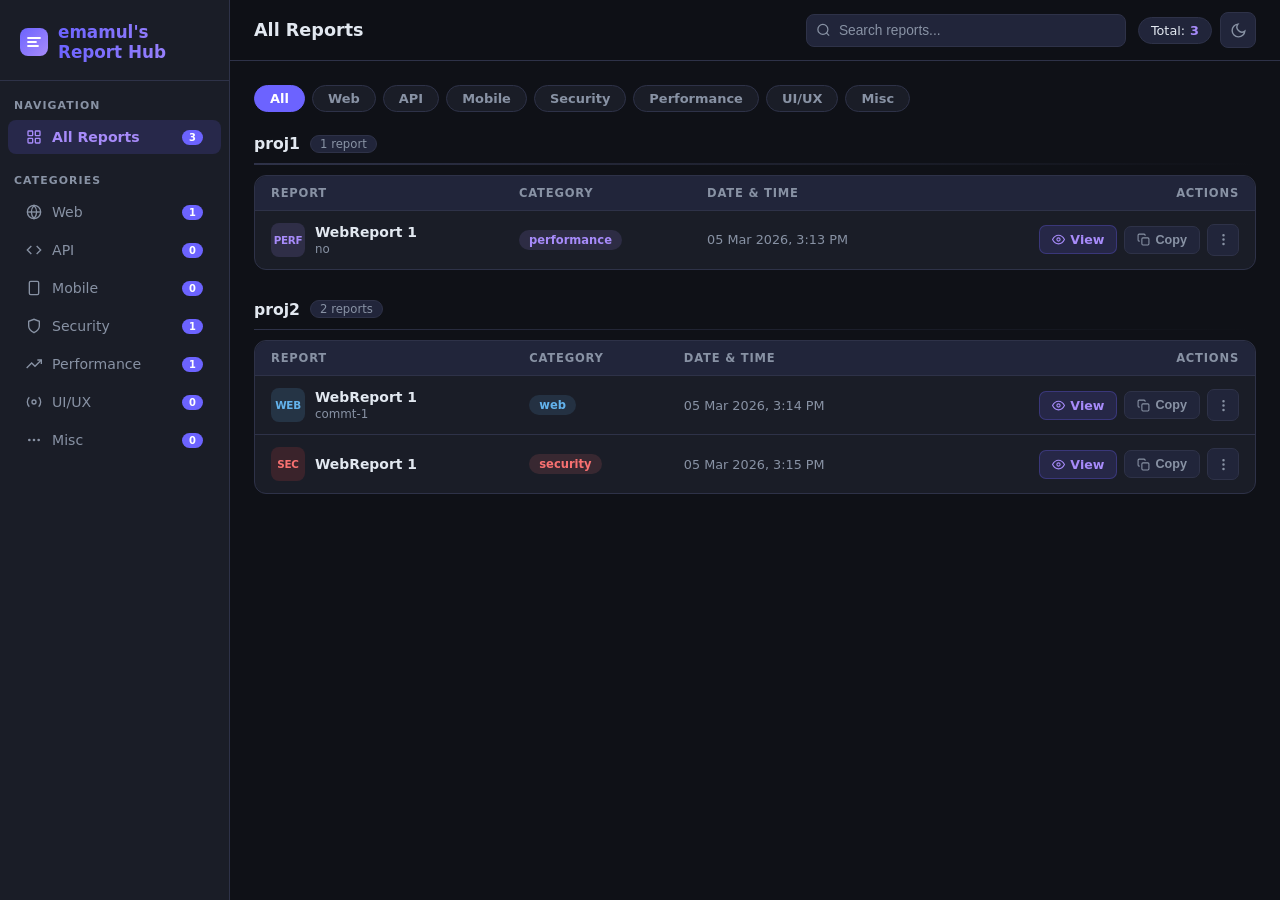
<file: index.html>
<!DOCTYPE html>
<html lang="en" data-theme="dark">
<head>
  <meta charset="UTF-8" />
  <meta name="viewport" content="width=device-width, initial-scale=1.0"/>
  <title>eR HUB</title>
  <link rel="icon" href="assets/icons/favicon.svg" type="image/svg+xml">
  <link rel="stylesheet" href="assets/css/style.css">
</head>
<body>

<div class="sidebar-overlay" id="sidebar-overlay" onclick="closeSidebar()"></div>

<aside class="sidebar" id="sidebar">
  <div class="sidebar-logo">
    <svg width="28" height="28" viewBox="0 0 28 28" fill="none">
      <rect width="28" height="28" rx="8" fill="url(#lg)"/>
      <path d="M8 10h12M8 14h8M8 18h10" stroke="#fff" stroke-width="1.8" stroke-linecap="round"/>
      <defs><linearGradient id="lg" x1="0" y1="0" x2="28" y2="28" gradientUnits="userSpaceOnUse">
        <stop stop-color="#6c63ff"/><stop offset="1" stop-color="#a78bfa"/>
      </linearGradient></defs>
    </svg>
    <span>emamul's Report Hub</span>
  </div>
  <div class="sidebar-section">Navigation</div>
  <div class="sidebar-item active" onclick="filterCat('all')">
    <svg viewBox="0 0 24 24" fill="none" stroke="currentColor" stroke-width="2"><rect x="3" y="3" width="7" height="7" rx="1"/><rect x="14" y="3" width="7" height="7" rx="1"/><rect x="3" y="14" width="7" height="7" rx="1"/><rect x="14" y="14" width="7" height="7" rx="1"/></svg>
    All Reports <span class="badge" id="badge-all">0</span>
  </div>
  <div class="sidebar-section">Categories</div>
  <div class="sidebar-item" onclick="filterCat('web')">
    <svg viewBox="0 0 24 24" fill="none" stroke="currentColor" stroke-width="2"><circle cx="12" cy="12" r="10"/><line x1="2" y1="12" x2="22" y2="12"/><path d="M12 2a15.3 15.3 0 0 1 4 10 15.3 15.3 0 0 1-4 10 15.3 15.3 0 0 1-4-10 15.3 15.3 0 0 1 4-10z"/></svg>
    Web <span class="badge" id="badge-web">0</span>
  </div>
  <div class="sidebar-item" onclick="filterCat('api')">
    <svg viewBox="0 0 24 24" fill="none" stroke="currentColor" stroke-width="2"><polyline points="16 18 22 12 16 6"/><polyline points="8 6 2 12 8 18"/></svg>
    API <span class="badge" id="badge-api">0</span>
  </div>
  <div class="sidebar-item" onclick="filterCat('mobile')">
    <svg viewBox="0 0 24 24" fill="none" stroke="currentColor" stroke-width="2"><rect x="5" y="2" width="14" height="20" rx="2"/><line x1="12" y1="18" x2="12.01" y2="18"/></svg>
    Mobile <span class="badge" id="badge-mobile">0</span>
  </div>
  <div class="sidebar-item" onclick="filterCat('security')">
    <svg viewBox="0 0 24 24" fill="none" stroke="currentColor" stroke-width="2"><path d="M12 22s8-4 8-10V5l-8-3-8 3v7c0 6 8 10 8 10z"/></svg>
    Security <span class="badge" id="badge-security">0</span>
  </div>
  <div class="sidebar-item" onclick="filterCat('performance')">
    <svg viewBox="0 0 24 24" fill="none" stroke="currentColor" stroke-width="2"><polyline points="23 6 13.5 15.5 8.5 10.5 1 18"/><polyline points="17 6 23 6 23 12"/></svg>
    Performance <span class="badge" id="badge-performance">0</span>
  </div>
  <div class="sidebar-item" onclick="filterCat('ui-ux')">
    <svg viewBox="0 0 24 24" fill="none" stroke="currentColor" stroke-width="2"><circle cx="12" cy="12" r="3"/><path d="M19.07 4.93a10 10 0 0 1 0 14.14M4.93 4.93a10 10 0 0 0 0 14.14"/></svg>
    UI/UX <span class="badge" id="badge-ui-ux">0</span>
  </div>
  <div class="sidebar-item" onclick="filterCat('misc')">
    <svg viewBox="0 0 24 24" fill="none" stroke="currentColor" stroke-width="2"><circle cx="12" cy="12" r="1"/><circle cx="19" cy="12" r="1"/><circle cx="5" cy="12" r="1"/></svg>
    Misc <span class="badge" id="badge-misc">0</span>
  </div>
</aside>

<main class="main">
  <div class="topbar">
    <div class="hamburger" onclick="openSidebar()">
      <svg viewBox="0 0 24 24" fill="none" stroke="currentColor" stroke-width="2.2"><line x1="3" y1="6" x2="21" y2="6"/><line x1="3" y1="12" x2="21" y2="12"/><line x1="3" y1="18" x2="21" y2="18"/></svg>
    </div>
    <span class="topbar-title" id="page-title">All Reports</span>
    <div class="search-wrap">
      <svg viewBox="0 0 24 24" fill="none" stroke="currentColor" stroke-width="2"><circle cx="11" cy="11" r="8"/><line x1="21" y1="21" x2="16.65" y2="16.65"/></svg>
      <input type="text" id="search-input" placeholder="Search reports..." oninput="renderAll()">
    </div>
    <div class="topbar-right">
      <div class="stat-pill">Total: <b id="total-count">0</b></div>
      <div class="theme-toggle" onclick="toggleTheme()" title="Toggle theme">
        <svg class="icon-moon" viewBox="0 0 24 24" fill="none" stroke="currentColor" stroke-width="2"><path d="M21 12.79A9 9 0 1 1 11.21 3 7 7 0 0 0 21 12.79z"/></svg>
        <svg class="icon-sun"  viewBox="0 0 24 24" fill="none" stroke="currentColor" stroke-width="2"><circle cx="12" cy="12" r="5"/><line x1="12" y1="1" x2="12" y2="3"/><line x1="12" y1="21" x2="12" y2="23"/><line x1="4.22" y1="4.22" x2="5.64" y2="5.64"/><line x1="18.36" y1="18.36" x2="19.78" y2="19.78"/><line x1="1" y1="12" x2="3" y2="12"/><line x1="21" y1="12" x2="23" y2="12"/><line x1="4.22" y1="19.78" x2="5.64" y2="18.36"/><line x1="18.36" y1="5.64" x2="19.78" y2="4.22"/></svg>
      </div>
    </div>
  </div>
  <div class="content">
    <div class="filter-tabs">
      <div class="filter-tab active" onclick="filterCat('all')">All</div>
      <div class="filter-tab" onclick="filterCat('web')">Web</div>
      <div class="filter-tab" onclick="filterCat('api')">API</div>
      <div class="filter-tab" onclick="filterCat('mobile')">Mobile</div>
      <div class="filter-tab" onclick="filterCat('security')">Security</div>
      <div class="filter-tab" onclick="filterCat('performance')">Performance</div>
      <div class="filter-tab" onclick="filterCat('ui-ux')">UI/UX</div>
      <div class="filter-tab" onclick="filterCat('misc')">Misc</div>
    </div>
    <div id="reports-container"></div>
  </div>
</main>

<!-- GLOBAL DROPDOWN PORTAL (position:fixed, placed by JS) -->
<div class="dropdown" id="global-dropdown">
  <div class="dropdown-item" id="drop-edit">
    <svg viewBox="0 0 24 24" fill="none" stroke="currentColor" stroke-width="2"><path d="M11 4H4a2 2 0 0 0-2 2v14a2 2 0 0 0 2 2h14a2 2 0 0 0 2-2v-7"/><path d="M18.5 2.5a2.121 2.121 0 0 1 3 3L12 15l-4 1 1-4 9.5-9.5z"/></svg>
    Edit
  </div>
  <div class="dropdown-item danger" id="drop-remove">
    <svg viewBox="0 0 24 24" fill="none" stroke="currentColor" stroke-width="2"><polyline points="3 6 5 6 21 6"/><path d="M19 6l-1 14a2 2 0 0 1-2 2H8a2 2 0 0 1-2-2L5 6"/><path d="M10 11v6M14 11v6M9 6V4h6v2"/></svg>
    Remove
  </div>
</div>

<!-- TOAST -->
<div class="toast" id="toast">
  <svg class="toast-icon" width="16" height="16" viewBox="0 0 24 24" fill="none" stroke="currentColor" stroke-width="2.5"><polyline points="20 6 9 17 4 12"/></svg>
  <span id="toast-msg">Done!</span>
</div>

<!-- EDIT MODAL -->
<div class="modal-backdrop" id="edit-modal">
  <div class="modal">
    <h3>Edit Report</h3>
    <label>Report Name</label><input type="text" id="edit-name" placeholder="Report name"/>
    <label>Project</label><input type="text" id="edit-project" placeholder="Project name"/>
    <label>Comment</label><textarea id="edit-comment" placeholder="Comment..."></textarea>
    <label>Docs URL</label><input type="text" id="edit-docs" placeholder="https://..."/>
    <div class="modal-footer">
      <button class="btn-cancel" onclick="closeModal()">Cancel</button>
      <button class="btn-save"   onclick="saveEdit()">Save Changes</button>
    </div>
  </div>
</div>

<script src="assets/js/main.js"></script>
</body>
</html>
</file>
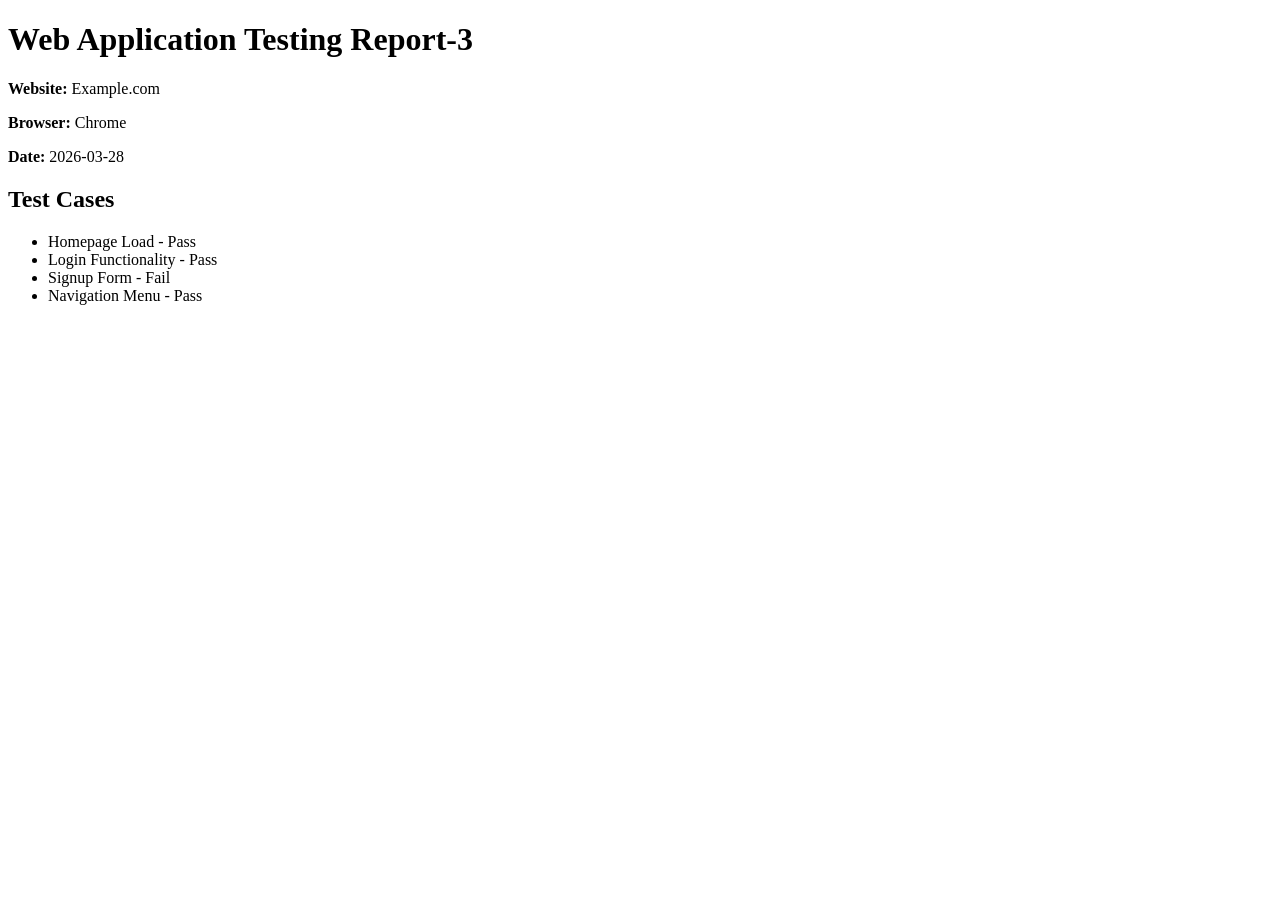
<file: reports/performance/webReport-1.html>
<!DOCTYPE html>
<html>
<head>
    <title>Web Testing Report-2</title>
</head>
<body>
    <h1>Web Application Testing Report-3</h1>
    <p><strong>Website:</strong> Example.com</p>
    <p><strong>Browser:</strong> Chrome</p>
    <p><strong>Date:</strong> 2026-03-28</p>

    <h2>Test Cases</h2>
    <ul>
        <li>Homepage Load - Pass</li>
        <li>Login Functionality - Pass</li>
        <li>Signup Form - Fail</li>
        <li>Navigation Menu - Pass</li>
    </ul>
</body>
</html>
</file>
<file: assets/css/style.css>
/* Extracted styles from index.html */
:root {
  --accent:  #6c63ff;
  --accent2: #a78bfa;
  --green:   #22c55e;
  --red:     #ef4444;
  --radius:  12px;
}
[data-theme="dark"] {
  --bg:        #0f1117;
  --surface:   #1a1d27;
  --surface2:  #21253a;
  --border:    #2e3248;
  --text:      #e2e8f0;
  --muted:     #8892a4;
  --shadow:    0 4px 24px rgba(0,0,0,.45);
  --topbar-bg: rgba(15,17,23,.92);
  --overlay-bg:rgba(0,0,0,.65);
}
[data-theme="light"] {
  --bg:        #f1f5f9;
  --surface:   #ffffff;
  --surface2:  #f8fafc;
  --border:    #e2e8f0;
  --text:      #1e293b;
  --muted:     #64748b;
  --shadow:    0 4px 24px rgba(0,0,0,.1);
  --topbar-bg: rgba(241,245,249,.95);
  --overlay-bg:rgba(0,0,0,.4);
}
*, *::before, *::after { box-sizing: border-box; margin: 0; padding: 0; }
body {
  background: var(--bg); color: var(--text);
  font-family: 'Segoe UI', system-ui, -apple-system, sans-serif;
  min-height: 100vh; transition: background .25s, color .25s;
}
::-webkit-scrollbar { width: 5px; height: 5px; }
::-webkit-scrollbar-track { background: transparent; }
::-webkit-scrollbar-thumb { background: var(--border); border-radius: 99px; }

/* SIDEBAR OVERLAY */
.sidebar-overlay {
  display: none; position: fixed; inset: 0; z-index: 150;
  background: var(--overlay-bg); backdrop-filter: blur(2px);
}
.sidebar-overlay.show { display: block; }

/* SIDEBAR */
.sidebar {
  position: fixed; top: 0; left: 0;
  width: 230px; height: 100vh;
  background: var(--surface); border-right: 1px solid var(--border);
  display: flex; flex-direction: column; padding: 0 0 20px;
  z-index: 160; overflow-y: auto;
  transition: transform .28s cubic-bezier(.4,0,.2,1);
}
.sidebar-logo {
  padding: 22px 20px 18px; border-bottom: 1px solid var(--border);
  display: flex; align-items: center; gap: 10px; flex-shrink: 0;
}
.sidebar-logo svg { flex-shrink: 0; }
.sidebar-logo span {
  font-size: 1.05rem; font-weight: 700;
  background: linear-gradient(90deg,var(--accent),var(--accent2));
  -webkit-background-clip: text; -webkit-text-fill-color: transparent; background-clip: text;
}
.sidebar-section {
  padding: 18px 14px 6px; font-size: .68rem; font-weight: 700;
  color: var(--muted); letter-spacing: .1em; text-transform: uppercase;
}
.sidebar-item {
  display: flex; align-items: center; gap: 10px;
  padding: 9px 18px; cursor: pointer; border-radius: 8px; margin: 2px 8px;
  color: var(--muted); font-size: .88rem;
  transition: background .15s, color .15s; user-select: none;
}
.sidebar-item:hover { background: var(--surface2); color: var(--text); }
.sidebar-item.active { background: rgba(108,99,255,.16); color: var(--accent2); font-weight: 600; }
.sidebar-item .badge {
  margin-left: auto; background: var(--accent); color: #fff;
  font-size: .62rem; font-weight: 700; border-radius: 999px;
  padding: 2px 7px; min-width: 20px; text-align: center;
}
.sidebar-item svg { width: 16px; height: 16px; flex-shrink: 0; }

/* MAIN */
.main { margin-left: 230px; min-height: 100vh; }

/* TOPBAR */
.topbar {
  position: sticky; top: 0; z-index: 90;
  background: var(--topbar-bg); backdrop-filter: blur(14px);
  border-bottom: 1px solid var(--border);
  padding: 12px 24px; display: flex; align-items: center; gap: 12px;
}
.hamburger {
  display: none; width: 36px; height: 36px; border-radius: 8px;
  background: var(--surface2); border: 1px solid var(--border);
  align-items: center; justify-content: center;
  cursor: pointer; color: var(--muted); flex-shrink: 0;
  transition: color .15s, border-color .15s;
}
.hamburger:hover { color: var(--text); border-color: var(--accent2); }
.hamburger svg { width: 18px; height: 18px; }
.topbar-title {
  font-size: 1.1rem; font-weight: 700; flex: 1;
  white-space: nowrap; overflow: hidden; text-overflow: ellipsis;
}
.search-wrap { position: relative; flex: 1; max-width: 320px; }
.search-wrap svg {
  position: absolute; left: 10px; top: 50%; transform: translateY(-50%);
  color: var(--muted); width: 15px; height: 15px; pointer-events: none;
}
.search-wrap input {
  width: 100%; padding: 8px 12px 8px 32px;
  background: var(--surface2); border: 1px solid var(--border);
  border-radius: 8px; color: var(--text); font-size: .86rem;
  outline: none; transition: border .15s;
}
.search-wrap input:focus { border-color: var(--accent); }
.search-wrap input::placeholder { color: var(--muted); }
.topbar-right { display: flex; align-items: center; gap: 8px; flex-shrink: 0; }
.stat-pill {
  display: flex; align-items: center; gap: 5px;
  background: var(--surface2); border: 1px solid var(--border);
  border-radius: 999px; padding: 5px 12px; font-size: .8rem; white-space: nowrap;
}
.stat-pill b { color: var(--accent2); }

/* THEME TOGGLE */
.theme-toggle {
  width: 36px; height: 36px; border-radius: 8px;
  background: var(--surface2); border: 1px solid var(--border);
  display: flex; align-items: center; justify-content: center;
  cursor: pointer; color: var(--muted); flex-shrink: 0;
  transition: color .15s, border-color .15s, background .25s;
}
.theme-toggle:hover { color: var(--text); border-color: var(--accent2); }
.theme-toggle svg { width: 17px; height: 17px; }
.icon-sun, .icon-moon { display: none; }
[data-theme="dark"]  .icon-moon { display: block; }
[data-theme="light"] .icon-sun  { display: block; }

/* CONTENT */
.content { padding: 24px; }

/* FILTER TABS */
.filter-tabs { display: flex; flex-wrap: wrap; gap: 7px; margin-bottom: 22px; }
.filter-tab {
  padding: 5px 15px; border-radius: 999px; cursor: pointer;
  font-size: .81rem; font-weight: 600; border: 1.5px solid var(--border);
  background: var(--surface); color: var(--muted);
  transition: all .15s; white-space: nowrap; user-select: none;
}
.filter-tab:hover { border-color: var(--accent2); color: var(--text); }
.filter-tab.active { background: var(--accent); border-color: var(--accent); color: #fff; }

/* PROJECT GROUP */
.project-group { margin-bottom: 30px; }
.project-heading { display: flex; align-items: center; gap: 10px; margin-bottom: 10px; }
.project-heading h2 { font-size: .98rem; font-weight: 700; }
.project-heading .count {
  font-size: .73rem; background: var(--surface2);
  border: 1px solid var(--border); border-radius: 999px; padding: 1px 9px; color: var(--muted);
}
.project-divider {
  height: 1.5px; background: linear-gradient(90deg,var(--border),transparent); margin-bottom: 10px;
}

/* TABLE */
.table-wrap {
  background: var(--surface); border: 1px solid var(--border);
  border-radius: var(--radius); overflow: visible;
}
.table-wrap table { width: 100%; border-collapse: collapse; }
.table-wrap thead tr:first-child th:first-child { border-radius: var(--radius) 0 0 0; }
.table-wrap thead tr:first-child th:last-child  { border-radius: 0 var(--radius) 0 0; }
.table-wrap tbody tr:last-child td:first-child  { border-radius: 0 0 0 var(--radius); }
.table-wrap tbody tr:last-child td:last-child   { border-radius: 0 0 var(--radius) 0; }
thead tr { background: var(--surface2); border-bottom: 1px solid var(--border); }
th {
  padding: 10px 16px; text-align: left; font-size: .72rem; font-weight: 700;
  color: var(--muted); text-transform: uppercase; letter-spacing: .07em;
}
tbody tr { border-bottom: 1px solid var(--border); transition: background .12s; }
tbody tr:last-child { border-bottom: none; }
tbody tr:hover { background: rgba(108,99,255,.05); }
td { padding: 12px 16px; font-size: .87rem; vertical-align: middle; }

/* Align the actions column to the far-right */
.table-wrap thead th:last-child,
.table-wrap tbody td:last-child {
  text-align: right;
}
.table-wrap tbody td:last-child .actions {
  justify-content: flex-end;
}

/* REPORT NAME CELL */
.report-name { display: flex; align-items: center; gap: 10px; }
.cat-icon {
  width: 34px; height: 34px; border-radius: 8px; flex-shrink: 0;
  display: flex; align-items: center; justify-content: center;
  font-size: .65rem; font-weight: 800; letter-spacing: -.3px;
}
.cat-web         { background: rgba(99,179,237,.15);  color: #63b3ed; }
.cat-api         { background: rgba(104,211,145,.15); color: #68d391; }
.cat-mobile      { background: rgba(246,173,85,.15);  color: #f6ad55; }
.cat-security    { background: rgba(239,68,68,.15);   color: #f87171; }
.cat-performance { background: rgba(167,139,250,.15); color: #a78bfa; }
.cat-ui-ux       { background: rgba(237,137,54,.15);  color: #ed8936; }
.cat-misc        { background: rgba(160,174,192,.15); color: #a0aec0; }
.report-info .r-name { font-weight: 600; }
.report-info .r-sub  { font-size: .74rem; color: var(--muted); margin-top: 2px; }

/* CATEGORY BADGE */
.cat-badge {
  display: inline-flex; align-items: center; padding: 3px 10px;
  border-radius: 999px; font-size: .72rem; font-weight: 700;
}
.datetime { color: var(--muted); font-size: .8rem; }

/* ACTIONS */
.actions { display: flex; align-items: center; gap: 7px; }
.btn {
  display: inline-flex; align-items: center; gap: 5px;
  padding: 6px 12px; border-radius: 7px; font-size: .79rem;
  font-weight: 600; cursor: pointer; border: none;
  transition: all .15s; text-decoration: none; white-space: nowrap;
}
.btn svg { width: 13px; height: 13px; flex-shrink: 0; }
.btn-view { background: rgba(108,99,255,.15); color: var(--accent2); border: 1px solid rgba(108,99,255,.28); }
.btn-view:hover { background: rgba(108,99,255,.3); }
.btn-copy { background: var(--surface2); color: var(--muted); border: 1px solid var(--border); }
.btn-copy:hover { color: var(--text); border-color: var(--accent2); }
.btn-copy.copied { color: var(--green); border-color: var(--green); }

/* 3-DOT BUTTON */
.dot-wrap { position: relative; }
.dot-btn {
  width: 32px; height: 32px; border-radius: 7px;
  background: var(--surface2); border: 1px solid var(--border);
  display: flex; align-items: center; justify-content: center;
  cursor: pointer; color: var(--muted); transition: all .15s;
}
.dot-btn:hover { color: var(--text); border-color: var(--accent2); }
.dot-btn svg { width: 15px; height: 15px; }

/* DROPDOWN PORTAL — position:fixed so it escapes table overflow clipping */
.dropdown {
  position: fixed; z-index: 9000;
  background: var(--surface2); border: 1px solid var(--border);
  border-radius: 10px; min-width: 155px;
  box-shadow: var(--shadow); overflow: hidden; display: none;
}
.dropdown.open { display: block; animation: popIn .12s ease; }
@keyframes popIn {
  from { opacity:0; transform:scale(.95) translateY(-4px); }
  to   { opacity:1; transform:scale(1)   translateY(0); }
}
.dropdown-item {
  display: flex; align-items: center; gap: 9px; padding: 10px 15px;
  cursor: pointer; font-size: .84rem; color: var(--muted);
  transition: background .12s, color .12s;
}
.dropdown-item:hover { background: rgba(108,99,255,.1); color: var(--text); }
.dropdown-item.danger { color: var(--red); }
.dropdown-item.danger:hover { background: rgba(239,68,68,.08); }
.dropdown-item svg { width: 14px; height: 14px; flex-shrink: 0; }

/* EMPTY */
.empty { text-align: center; padding: 60px 20px; color: var(--muted); }
.empty svg { width: 48px; height: 48px; margin-bottom: 12px; opacity: .35; }
.empty p { font-size: .93rem; }

/* TOAST */
.toast {
  position: fixed; bottom: 22px; right: 22px;
  background: var(--surface2); border: 1px solid var(--border);
  border-radius: 10px; padding: 11px 17px;
  display: flex; align-items: center; gap: 9px;
  box-shadow: var(--shadow); z-index: 9999; font-size: .87rem;
  transform: translateY(80px); opacity: 0; transition: all .25s ease; pointer-events: none;
}
.toast.show { transform: translateY(0); opacity: 1; }
.toast-icon { color: var(--green); flex-shrink: 0; }

/* MODAL */
.modal-backdrop {
  position: fixed; inset: 0; background: var(--overlay-bg);
  backdrop-filter: blur(4px); z-index: 8000;
  display: none; align-items: center; justify-content: center; padding: 16px;
}
.modal-backdrop.open { display: flex; }
.modal {
  background: var(--surface); border: 1px solid var(--border);
  border-radius: var(--radius); padding: 26px;
  width: 100%; max-width: 440px; box-shadow: var(--shadow); animation: popIn .15s ease;
}
.modal h3 { font-size: 1.02rem; font-weight: 700; margin-bottom: 18px; }
.modal label { font-size: .81rem; color: var(--muted); display: block; margin-bottom: 4px; }
.modal input, .modal textarea {
  width: 100%; background: var(--surface2); border: 1px solid var(--border);
  border-radius: 8px; padding: 9px 12px; color: var(--text); font-size: .87rem;
  outline: none; margin-bottom: 13px; transition: border .15s; font-family: inherit;
}
.modal input:focus, .modal textarea:focus { border-color: var(--accent); }
.modal textarea { resize: vertical; min-height: 68px; }
.modal-footer { display: flex; gap: 9px; justify-content: flex-end; margin-top: 4px; }
.btn-cancel {
  background: var(--surface2); color: var(--muted); border: 1px solid var(--border);
  padding: 8px 17px; border-radius: 8px; font-size: .87rem; cursor: pointer;
  transition: color .15s, border-color .15s;
}
.btn-cancel:hover { color: var(--text); border-color: var(--accent2); }
.btn-save {
  background: var(--accent); color: #fff; border: none;
  padding: 8px 20px; border-radius: 8px; font-size: .87rem; font-weight: 600;
  cursor: pointer; transition: opacity .15s;
}
.btn-save:hover { opacity: .85; }

/* ── MOBILE RESPONSIVE ── */
@media (max-width: 768px) {
  .sidebar { transform: translateX(-100%); }
  .sidebar.mobile-open { transform: translateX(0); }
  .hamburger { display: flex; }
  .main { margin-left: 0; }
  .topbar { flex-wrap: wrap; padding: 10px 14px; gap: 8px; }
  .topbar-title { font-size: 1rem; order: 1; }
  .hamburger { order: 0; }
  .topbar-right { order: 2; margin-left: auto; }
  .search-wrap { order: 3; flex: 1 1 100%; max-width: 100%; }
  .content { padding: 14px; }
  .filter-tabs { flex-wrap: nowrap; overflow-x: auto; padding-bottom: 4px; -webkit-overflow-scrolling: touch; }
  .filter-tabs::-webkit-scrollbar { display: none; }
  /* Card layout for table rows */
  .table-wrap { overflow: hidden; }
  .table-wrap table, .table-wrap thead, .table-wrap tbody,
  .table-wrap th, .table-wrap td, .table-wrap tr { display: block; }
  .table-wrap thead { display: none; }
  .table-wrap tbody tr {
    padding: 14px; border-bottom: 1px solid var(--border);
    display: grid; grid-template-columns: 1fr; gap: 8px;
  }
  .table-wrap tbody tr:last-child { border-bottom: none; }
  .table-wrap td { padding: 0; border: none; }
  .actions { flex-wrap: wrap; gap: 6px; }
  .btn { flex: 1; justify-content: center; min-width: 80px; }
  .dot-wrap { flex: 0; }
  /* On narrow screens keep actions centered for card layout */
  .table-wrap tbody td:last-child { text-align: left; }
  .table-wrap tbody td:last-child .actions { justify-content: center; }
}
@media (max-width: 420px) {
  .stat-pill { display: none; }
}
</file>
